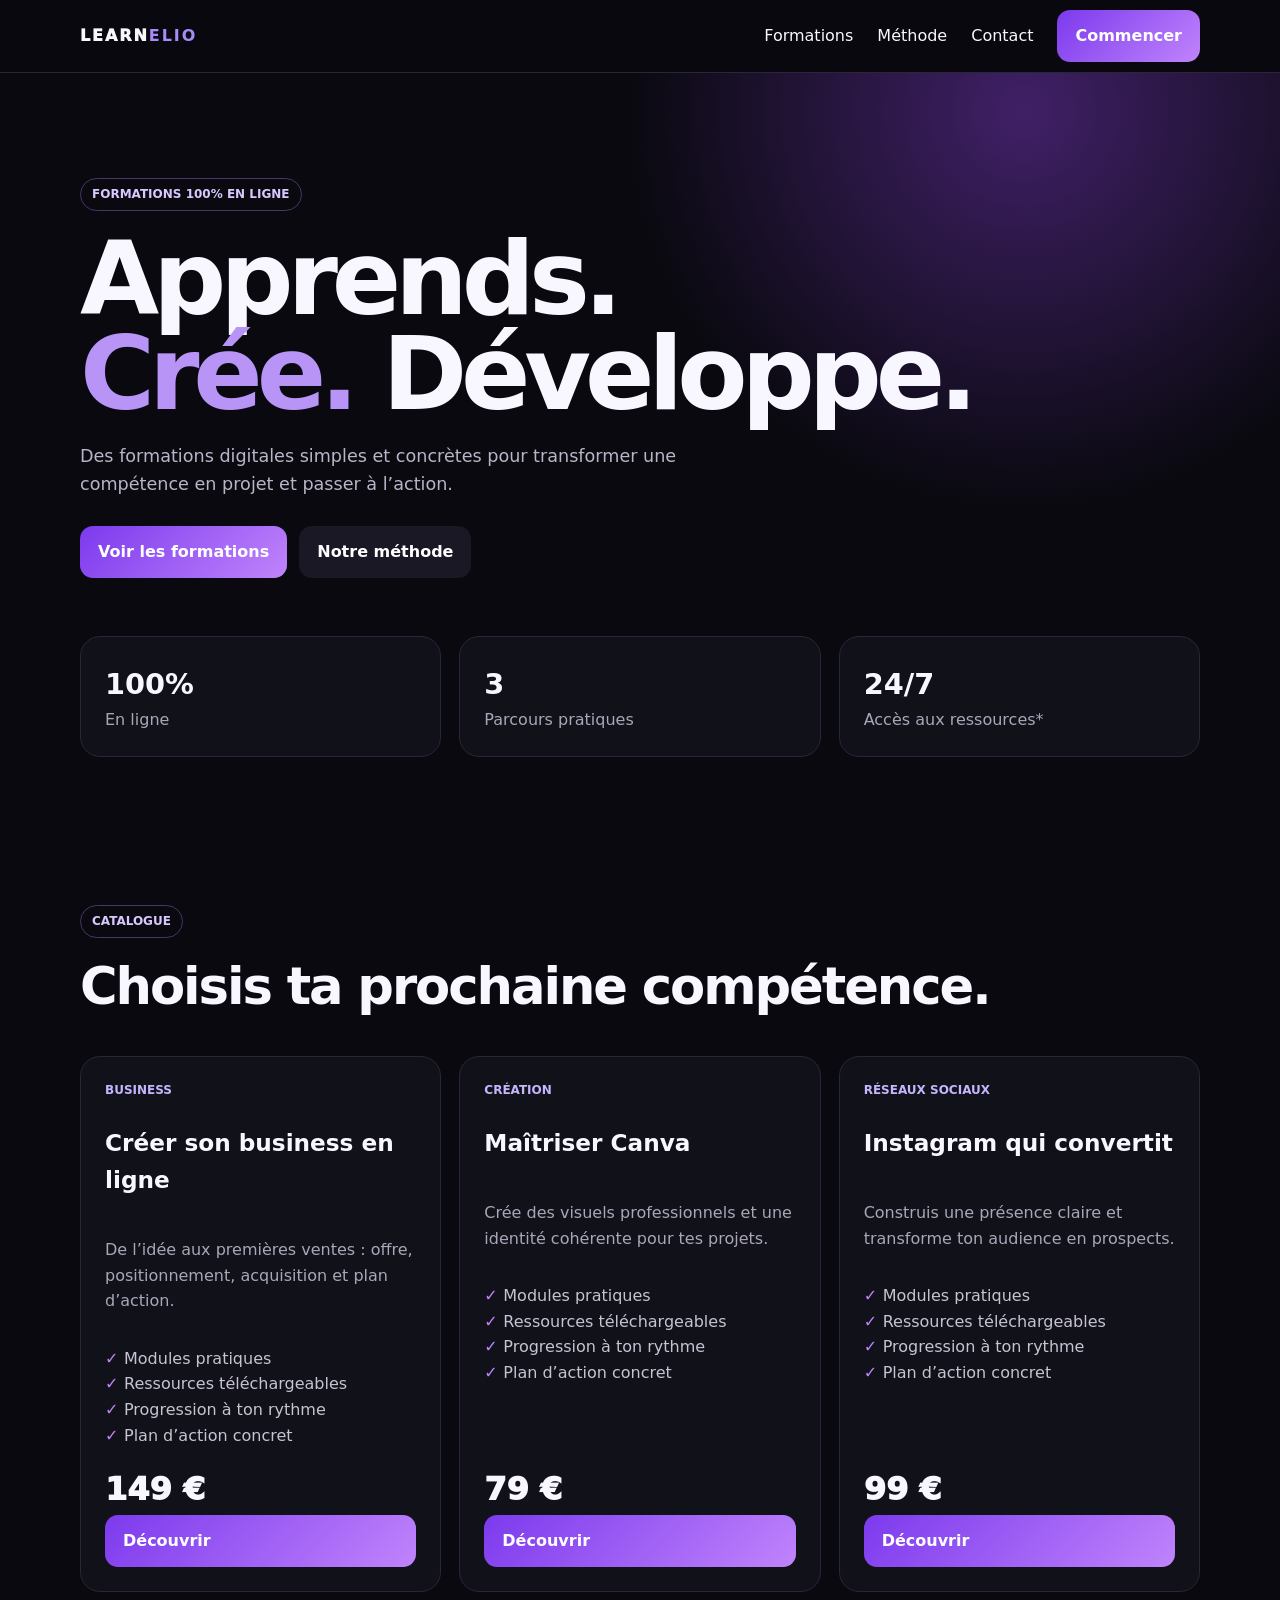
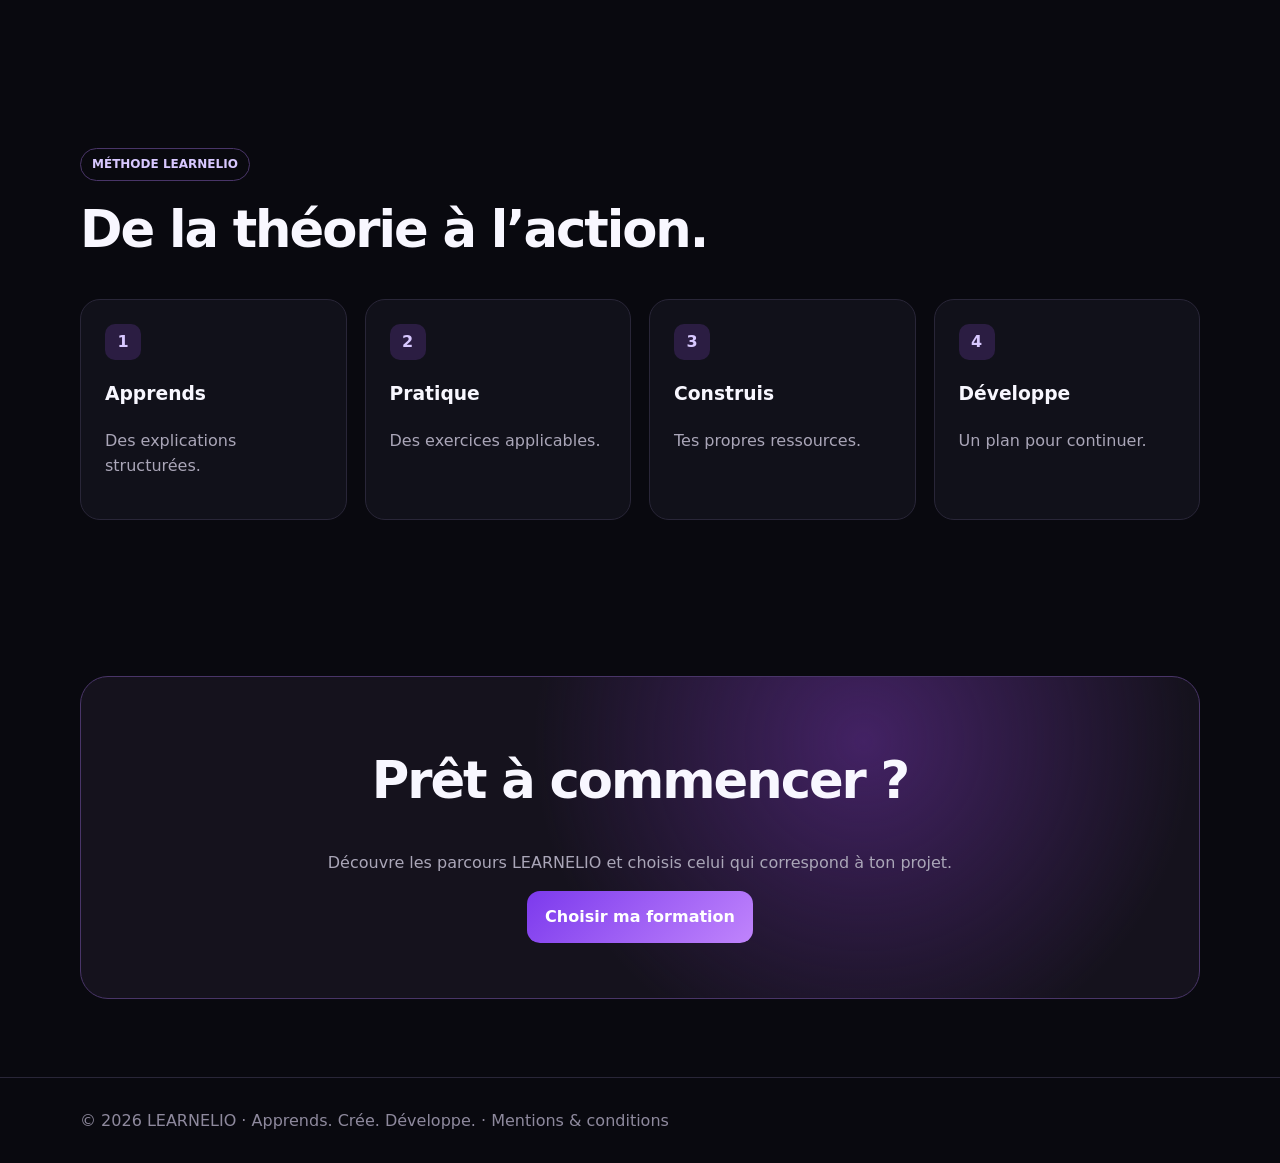
<file: index.html>
<!doctype html><html lang="fr"><head><meta charset="utf-8"><meta name="viewport" content="width=device-width,initial-scale=1"><meta name="description" content="LEARNELIO, formations digitales en ligne."><title>LEARNELIO — Formations digitales</title><link rel="stylesheet" href="style.css"></head><body><header class="nav"><div class="wrap navin"><a class="brand" href="index.html">LEARN<b>ELIO</b></a><nav class="links"><a href="index.html#formations">Formations</a><a href="index.html#methode">Méthode</a><a href="contact.html">Contact</a><a class="btn primary" href="index.html#formations">Commencer</a></nav></div></header><main><section class="hero"><div class="wrap"><span class="pill">FORMATIONS 100% EN LIGNE</span><h1>Apprends.<br><span>Crée.</span> Développe.</h1><p class="lead">Des formations digitales simples et concrètes pour transformer une compétence en projet et passer à l’action.</p><div class="actions"><a class="btn primary" href="#formations">Voir les formations</a><a class="btn" href="#methode">Notre méthode</a></div><div class="stats"><div class="stat"><strong>100%</strong><span class="muted">En ligne</span></div><div class="stat"><strong>3</strong><span class="muted">Parcours pratiques</span></div><div class="stat"><strong>24/7</strong><span class="muted">Accès aux ressources*</span></div></div></div></section><section class="section" id="formations"><div class="wrap"><span class="pill">CATALOGUE</span><h2>Choisis ta prochaine compétence.</h2><div class="cards"><article class="card"><div class="tag">Business</div><h3>Créer son business en ligne</h3><p class="muted">De l’idée aux premières ventes : offre, positionnement, acquisition et plan d’action.</p><ul class="features"><li>Modules pratiques</li><li>Ressources téléchargeables</li><li>Progression à ton rythme</li><li>Plan d’action concret</li></ul><div class="price">149 €</div><a class="btn primary" href="course.html?course=business">Découvrir</a></article><article class="card"><div class="tag">Création</div><h3>Maîtriser Canva</h3><p class="muted">Crée des visuels professionnels et une identité cohérente pour tes projets.</p><ul class="features"><li>Modules pratiques</li><li>Ressources téléchargeables</li><li>Progression à ton rythme</li><li>Plan d’action concret</li></ul><div class="price">79 €</div><a class="btn primary" href="course.html?course=canva">Découvrir</a></article><article class="card"><div class="tag">Réseaux sociaux</div><h3>Instagram qui convertit</h3><p class="muted">Construis une présence claire et transforme ton audience en prospects.</p><ul class="features"><li>Modules pratiques</li><li>Ressources téléchargeables</li><li>Progression à ton rythme</li><li>Plan d’action concret</li></ul><div class="price">99 €</div><a class="btn primary" href="course.html?course=instagram">Découvrir</a></article></div></div></section><section class="section" id="methode"><div class="wrap"><span class="pill">MÉTHODE LEARNELIO</span><h2>De la théorie à l’action.</h2><div class="steps"><div class="step"><div class="num">1</div><h3>Apprends</h3><p class="muted">Des explications structurées.</p></div><div class="step"><div class="num">2</div><h3>Pratique</h3><p class="muted">Des exercices applicables.</p></div><div class="step"><div class="num">3</div><h3>Construis</h3><p class="muted">Tes propres ressources.</p></div><div class="step"><div class="num">4</div><h3>Développe</h3><p class="muted">Un plan pour continuer.</p></div></div></div></section><section class="section"><div class="wrap cta"><h2>Prêt à commencer ?</h2><p class="muted">Découvre les parcours LEARNELIO et choisis celui qui correspond à ton projet.</p><a class="btn primary" href="#formations">Choisir ma formation</a></div></section></main><footer class="footer"><div class="wrap">© 2026 LEARNELIO · Apprends. Crée. Développe. · <a href="legal.html">Mentions & conditions</a></div></footer><script src="app.js"></script></body></html>
</file>
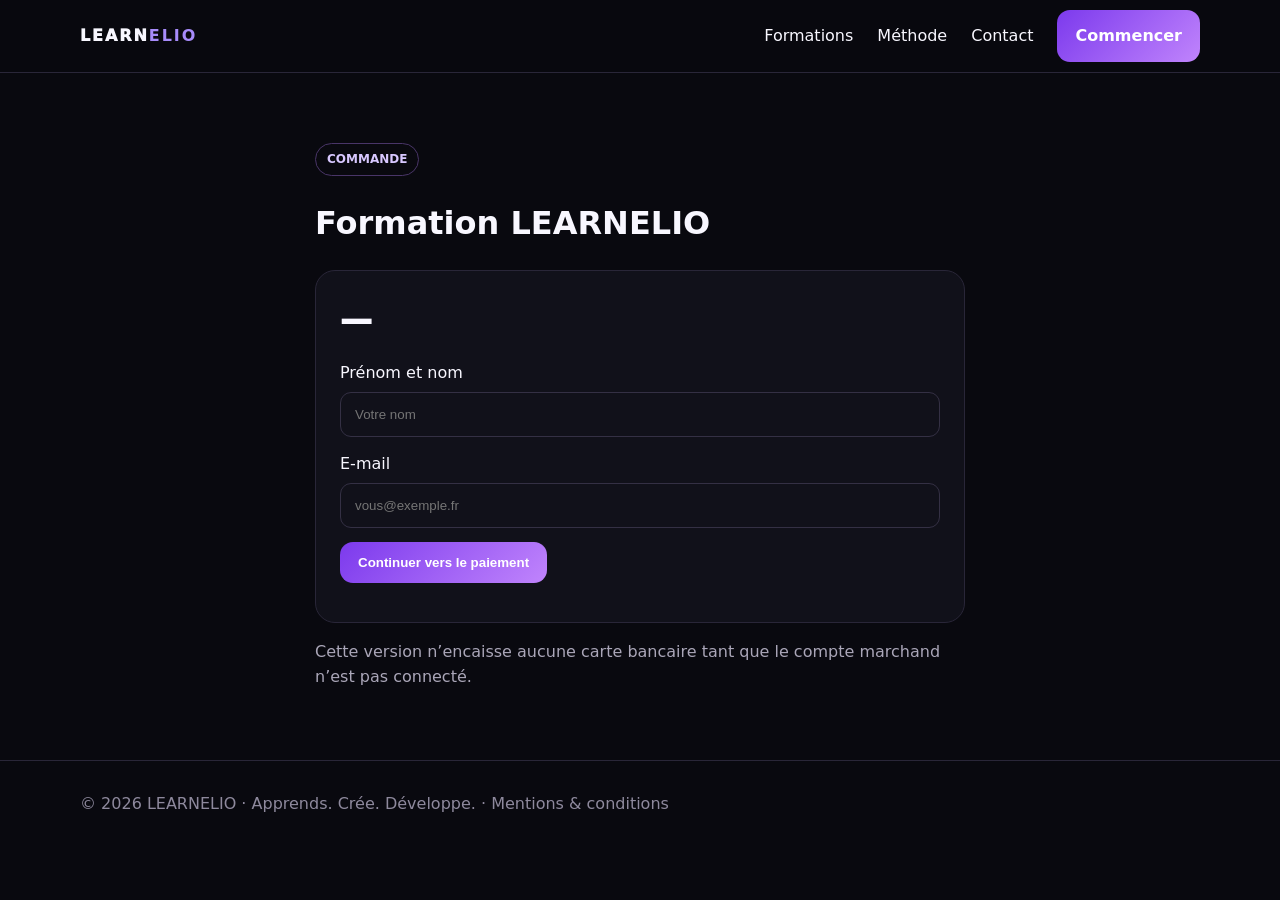
<file: checkout.html>
<!doctype html><html lang="fr"><head><meta charset="utf-8"><meta name="viewport" content="width=device-width,initial-scale=1"><meta name="description" content="LEARNELIO, formations digitales en ligne."><title>Commande — LEARNELIO</title><link rel="stylesheet" href="style.css"></head><body><header class="nav"><div class="wrap navin"><a class="brand" href="index.html">LEARN<b>ELIO</b></a><nav class="links"><a href="index.html#formations">Formations</a><a href="index.html#methode">Méthode</a><a href="contact.html">Contact</a><a class="btn primary" href="index.html#formations">Commencer</a></nav></div></header><main class="checkout wrap"><span class="pill">COMMANDE</span><h1 data-course>Formation LEARNELIO</h1><div class="box"><div class="price" data-price>—</div><form onsubmit="demoPay(event)"><div class="field"><label>Prénom et nom</label><input required placeholder="Votre nom"></div><div class="field"><label>E-mail</label><input type="email" required placeholder="vous@exemple.fr"></div><button class="btn primary" type="submit">Continuer vers le paiement</button></form><div id="result" style="margin-top:15px"></div></div><p class="muted">Cette version n’encaisse aucune carte bancaire tant que le compte marchand n’est pas connecté.</p></main><footer class="footer"><div class="wrap">© 2026 LEARNELIO · Apprends. Crée. Développe. · <a href="legal.html">Mentions & conditions</a></div></footer><script src="app.js"></script></body></html>
</file>
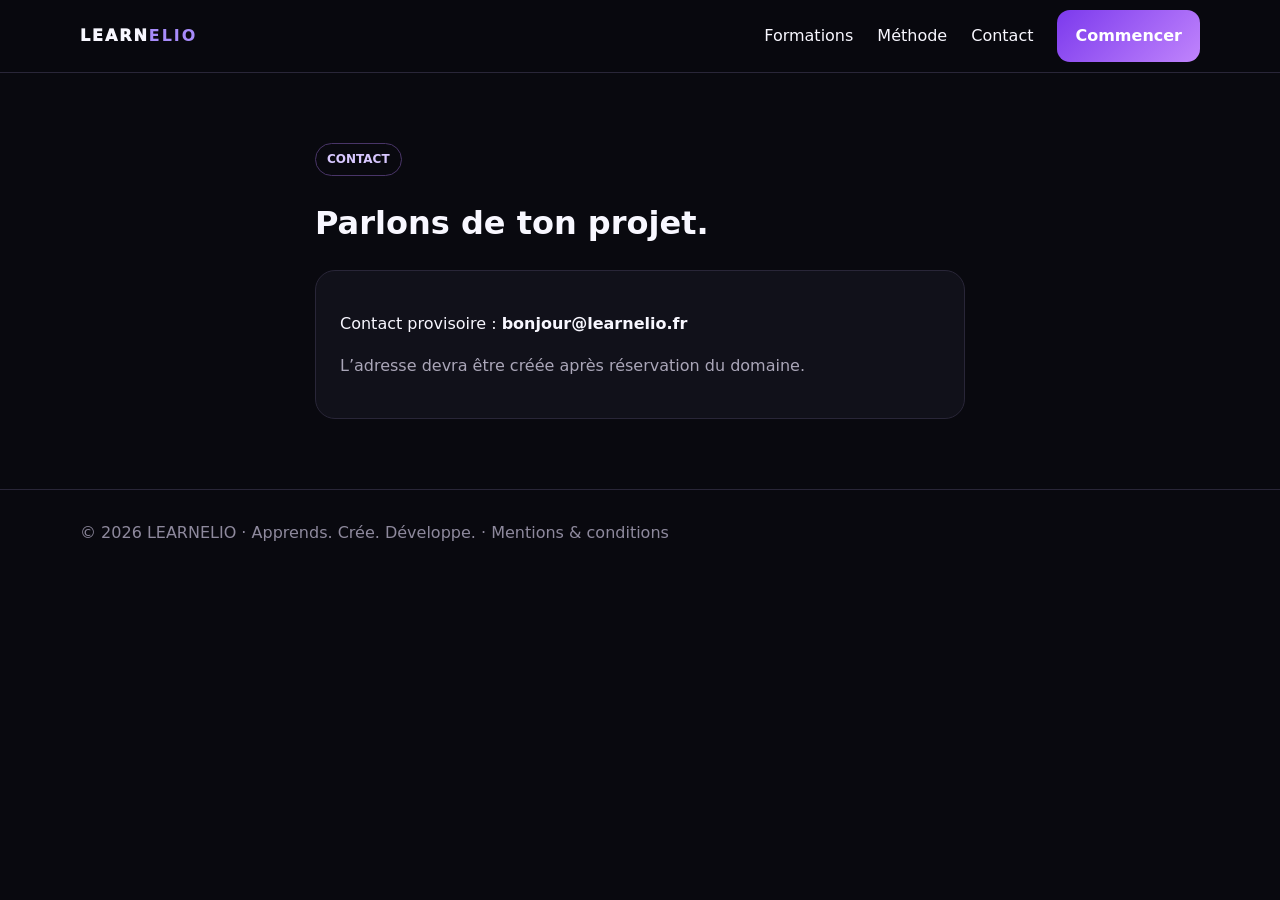
<file: contact.html>
<!doctype html><html lang="fr"><head><meta charset="utf-8"><meta name="viewport" content="width=device-width,initial-scale=1"><meta name="description" content="LEARNELIO, formations digitales en ligne."><title>Contact — LEARNELIO</title><link rel="stylesheet" href="style.css"></head><body><header class="nav"><div class="wrap navin"><a class="brand" href="index.html">LEARN<b>ELIO</b></a><nav class="links"><a href="index.html#formations">Formations</a><a href="index.html#methode">Méthode</a><a href="contact.html">Contact</a><a class="btn primary" href="index.html#formations">Commencer</a></nav></div></header><main class="checkout wrap"><span class="pill">CONTACT</span><h1>Parlons de ton projet.</h1><div class="box"><p>Contact provisoire : <strong>bonjour@learnelio.fr</strong></p><p class="muted">L’adresse devra être créée après réservation du domaine.</p></div></main><footer class="footer"><div class="wrap">© 2026 LEARNELIO · Apprends. Crée. Développe. · <a href="legal.html">Mentions & conditions</a></div></footer></body></html>
</file>
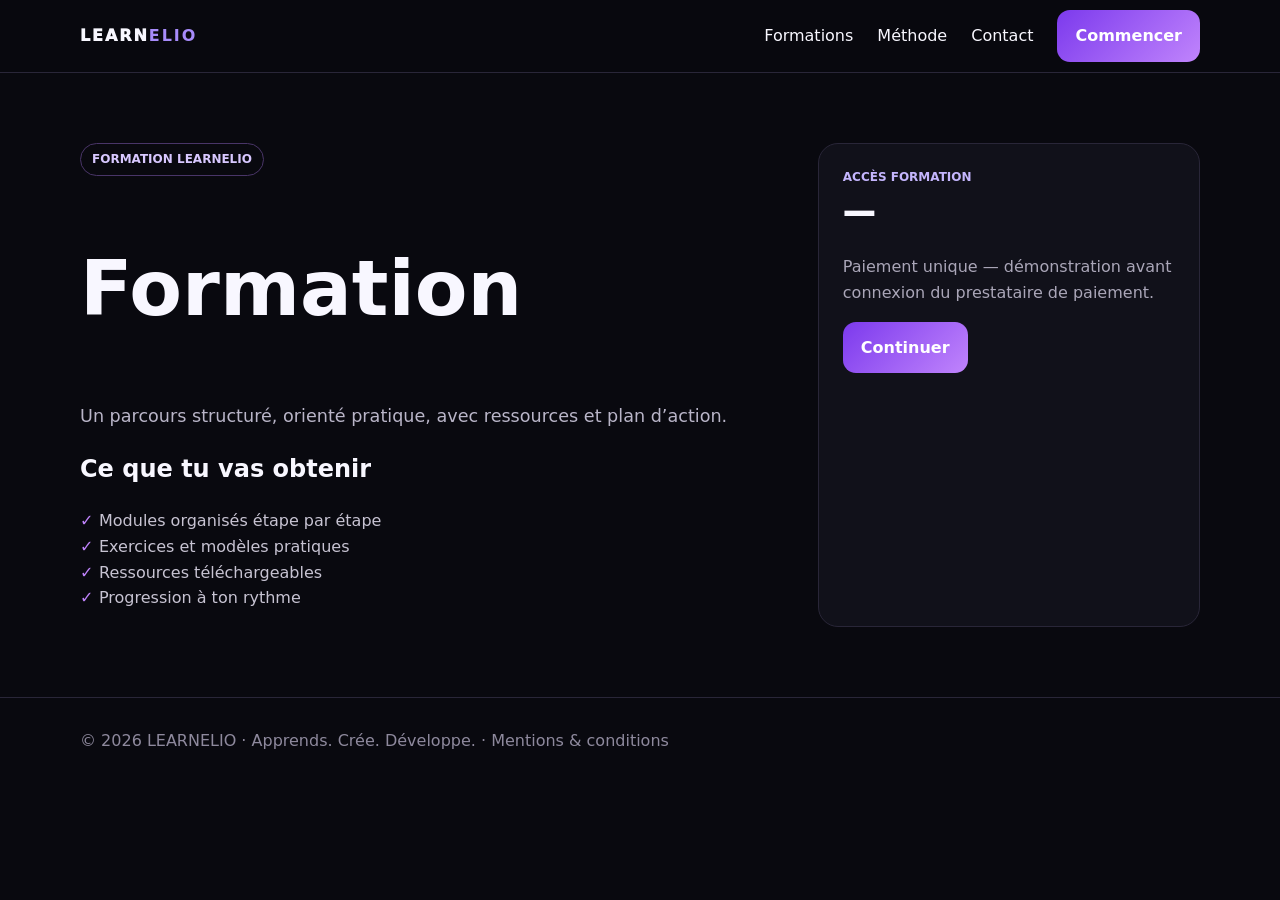
<file: course.html>
<!doctype html><html lang="fr"><head><meta charset="utf-8"><meta name="viewport" content="width=device-width,initial-scale=1"><meta name="description" content="LEARNELIO, formations digitales en ligne."><title>Formation — LEARNELIO</title><link rel="stylesheet" href="style.css"></head><body><header class="nav"><div class="wrap navin"><a class="brand" href="index.html">LEARN<b>ELIO</b></a><nav class="links"><a href="index.html#formations">Formations</a><a href="index.html#methode">Méthode</a><a href="contact.html">Contact</a><a class="btn primary" href="index.html#formations">Commencer</a></nav></div></header><main class="coursehero"><div class="wrap coursegrid"><div><span class="pill">FORMATION LEARNELIO</span><h1 style="font-size:clamp(2.6rem,6vw,4.8rem)" data-course>Formation</h1><p class="lead">Un parcours structuré, orienté pratique, avec ressources et plan d’action.</p><h2>Ce que tu vas obtenir</h2><ul class="features"><li>Modules organisés étape par étape</li><li>Exercices et modèles pratiques</li><li>Ressources téléchargeables</li><li>Progression à ton rythme</li></ul></div><aside class="box"><div class="tag">ACCÈS FORMATION</div><div class="price" data-price>—</div><p class="muted">Paiement unique — démonstration avant connexion du prestataire de paiement.</p><a id="buy" class="btn primary" href="checkout.html">Continuer</a></aside></div></main><footer class="footer"><div class="wrap">© 2026 LEARNELIO · Apprends. Crée. Développe. · <a href="legal.html">Mentions & conditions</a></div></footer><script src="app.js"></script><script>if(course)document.getElementById('buy').href='checkout.html?course='+course;</script></body></html>
</file>
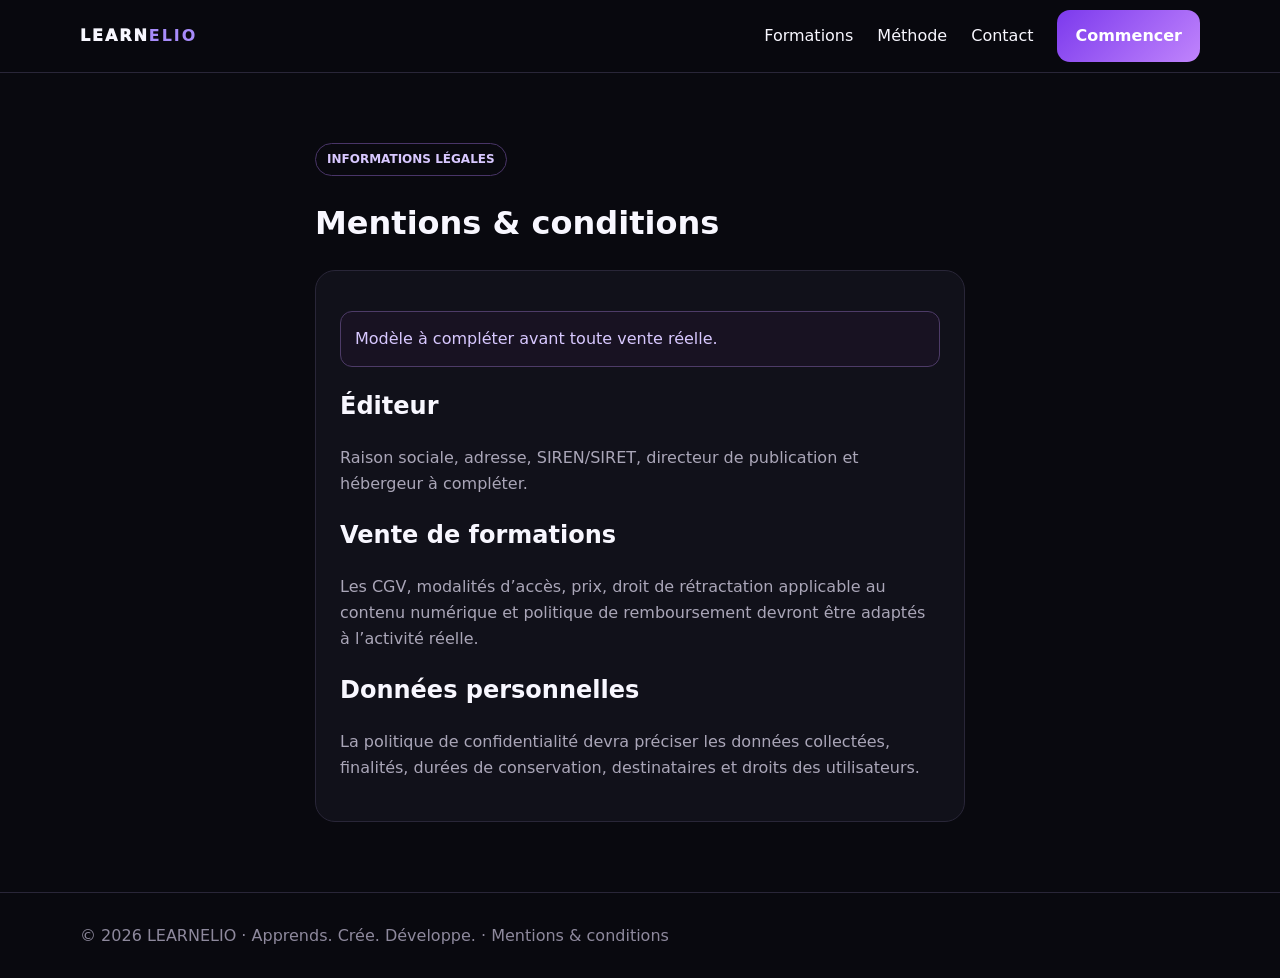
<file: legal.html>
<!doctype html><html lang="fr"><head><meta charset="utf-8"><meta name="viewport" content="width=device-width,initial-scale=1"><meta name="description" content="LEARNELIO, formations digitales en ligne."><title>Mentions & conditions — LEARNELIO</title><link rel="stylesheet" href="style.css"></head><body><header class="nav"><div class="wrap navin"><a class="brand" href="index.html">LEARN<b>ELIO</b></a><nav class="links"><a href="index.html#formations">Formations</a><a href="index.html#methode">Méthode</a><a href="contact.html">Contact</a><a class="btn primary" href="index.html#formations">Commencer</a></nav></div></header><main class="checkout wrap"><span class="pill">INFORMATIONS LÉGALES</span><h1>Mentions & conditions</h1><div class="box"><p class="notice">Modèle à compléter avant toute vente réelle.</p><h2>Éditeur</h2><p class="muted">Raison sociale, adresse, SIREN/SIRET, directeur de publication et hébergeur à compléter.</p><h2>Vente de formations</h2><p class="muted">Les CGV, modalités d’accès, prix, droit de rétractation applicable au contenu numérique et politique de remboursement devront être adaptés à l’activité réelle.</p><h2>Données personnelles</h2><p class="muted">La politique de confidentialité devra préciser les données collectées, finalités, durées de conservation, destinataires et droits des utilisateurs.</p></div></main><footer class="footer"><div class="wrap">© 2026 LEARNELIO · Apprends. Crée. Développe. · <a href="legal.html">Mentions & conditions</a></div></footer></body></html>
</file>
<file: style.css>
*{box-sizing:border-box}html{scroll-behavior:smooth}body{margin:0;font-family:Inter,system-ui,-apple-system,Segoe UI,sans-serif;background:#09090f;color:#f8f7ff;line-height:1.6}a{color:inherit;text-decoration:none}.wrap{width:min(1120px,92%);margin:auto}.nav{position:sticky;top:0;z-index:9;background:#09090fe8;backdrop-filter:blur(16px);border-bottom:1px solid #292638}.navin{height:72px;display:flex;align-items:center;justify-content:space-between}.brand{font-weight:950;letter-spacing:.12em}.brand b{color:#a78bfa}.links{display:flex;gap:24px;align-items:center}.btn{display:inline-block;border:0;border-radius:13px;padding:13px 18px;font-weight:850;cursor:pointer;background:#191824;color:#fff}.primary{background:linear-gradient(135deg,#7c3aed,#c084fc)}.hero{padding:105px 0 70px;background:radial-gradient(circle at 80% 5%,#402067 0,transparent 32%)}.pill{display:inline-block;border:1px solid #493568;border-radius:999px;padding:6px 11px;color:#d8c8ff;font-size:12px;font-weight:800}.hero h1{font-size:clamp(3.2rem,8vw,6.7rem);line-height:.93;letter-spacing:-.06em;margin:20px 0}.hero h1 span{color:#b794f6}.lead{max-width:680px;color:#b9b5c8;font-size:1.1rem}.actions{display:flex;gap:12px;flex-wrap:wrap;margin-top:28px}.stats,.cards,.steps{display:grid;gap:18px}.stats{grid-template-columns:repeat(3,1fr);margin-top:58px}.stat,.card,.step,.box{border:1px solid #292638;background:#11111a;border-radius:20px;padding:24px}.stat strong{font-size:1.8rem;display:block}.muted{color:#aaa6b8}.section{padding:78px 0}.section h2{font-size:clamp(2rem,4vw,3.2rem);letter-spacing:-.04em;margin:8px 0 28px}.cards{grid-template-columns:repeat(3,1fr)}.card{display:flex;flex-direction:column;min-height:390px}.tag{color:#c4b5fd;font-size:12px;font-weight:900;text-transform:uppercase}.card h3{font-size:1.45rem}.price{font-size:2rem;font-weight:950;margin-top:auto}.features{padding-left:0;list-style:none;color:#c7c3d2}.features li:before{content:'✓ ';color:#c084fc;font-weight:900}.steps{grid-template-columns:repeat(4,1fr)}.num{width:36px;height:36px;display:grid;place-items:center;background:#2b1d42;border-radius:10px;color:#d8c8ff;font-weight:900}.cta{text-align:center;background:radial-gradient(circle at 70% 20%,#432264,transparent 40%),#15121d;border:1px solid #493568;border-radius:28px;padding:55px 25px}.footer{border-top:1px solid #292638;padding:30px 0;color:#8e899d}.coursehero{padding:70px 0}.coursegrid{display:grid;grid-template-columns:1.3fr .7fr;gap:28px}.checkout{max-width:650px;margin:70px auto}.field{display:grid;gap:6px;margin:14px 0}.field input{padding:14px;border-radius:11px;border:1px solid #343044;background:#11111a;color:#fff}.notice{padding:14px;border:1px solid #4d3b67;background:#181222;border-radius:12px;color:#d8c8ff}.mobile{display:none}@media(max-width:800px){.links a:not(.btn){display:none}.stats,.cards,.steps,.coursegrid{grid-template-columns:1fr}.hero{padding-top:70px}.mobile{display:block}}
</file>
